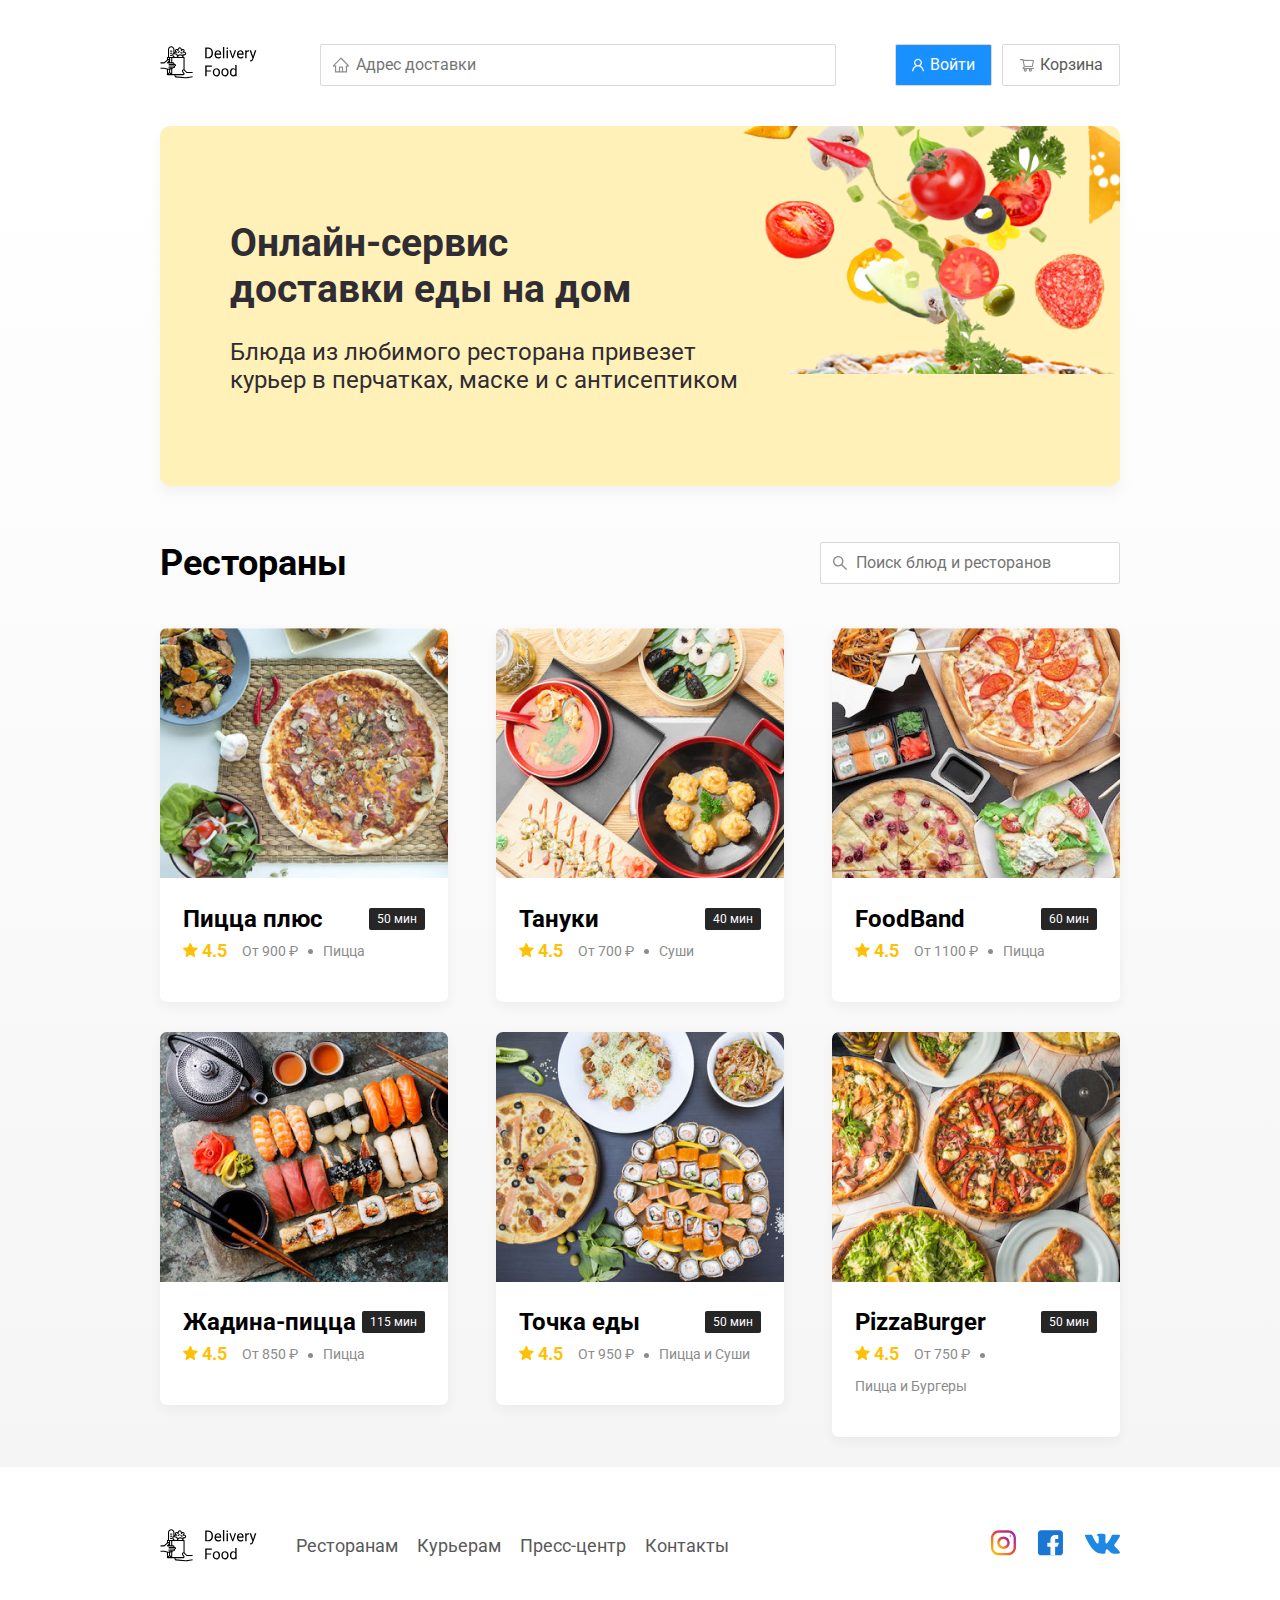
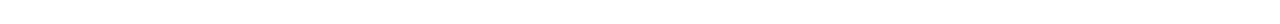
<file: index.html>
<!DOCTYPE html>
<html lang="ru">
<head>
    <meta charset="UTF-8">
    <meta name="viewport" content="width=device-width, initial-scale=1.0">
    <title>PizzaBurger - доставка еды на дом</title>
    <link href="https://fonts.googleapis.com/css2?family=Roboto:wght@400;700&display=swap" rel="stylesheet">
    <link rel="stylesheet" href="css/normalize.css">
    <link rel="stylesheet" href="css/style.css">
    
</head>
<body>
<div class="container">
    <header class="header">
        <a href="index.html" class="logo">
            <img src="img/logo.svg" alt="Logo" class="logo">
       </a>
        <input type="text" class="input input-address" placeholder="Адрес доставки">
        <div class="buttons">
            <button class="button button-primary">
                <img src="img/user.svg" class="button-icon" alt="user">
                <span class="button-text">Войти</span> 
            </button>
            <button class="button" id="cart-button">
                <img src="img/shopping-cart.svg"  class="button-icon" alt="shopping cart"> 
                <span class="button-text">Корзина</span>
             </button>
        </div>
    </header>
</div>
<main class="main">
    <div class="container">
        <section class="promo">
            <h1 class="promo-title"> Онлайн-сервис<br> доставки еды на дом</h1>
            <p class="promo-text">Блюда из любимого ресторана привезет курьер в перчатках, маске и с антисептиком</p>
        </section>
    
        <section class="restaurants">
            <div class="section-heading">
                <h2 class="section-title">Рестораны</h2>
                <input type="text" class="input input-search" placeholder="Поиск блюд и ресторанов">
            </div>
    
            <div class="cards">
                <a href="restaurant.html" class="card">
                    <img src="img/image1.jpg" alt="image" class="card-image">
                    <div class="card-text">
                        <div class="card-heading">
                            <h3 class="card-title">Пицца плюс</h3>
                            <span class="card-tag tag">50 мин</span>
                        </div>
                        <div class="card-info">
                            <div class="rating">
                                <img src="img/star.svg" alt="star" class="rating-star">
                                4.5
                            </div>
                            <div class="price"> От 900 ₽</div>
                            <div class="category">Пицца</div>
                        </div>
                    </div>
                </a>
    
                <a href="restaurant.html" class="card">
                    <img src="img/image2.jpg" alt="image" class="card-image">
                    <div class="card-text">
                        <div class="card-heading">
                            <h3 class="card-title">Тануки</h3>
                            <span class="card-tag tag">40 мин</span>
                        </div>
                        <div class="card-info">
                            <div class="rating">
                                <img src="img/star.svg" alt="star" class="rating-star">
                                4.5
                            </div>
                            <div class="price"> От 700 ₽</div>
                            <div class="category">Суши</div>
                        </div>
                    </div>
                </a>
    
                <a href="restaurant.html" class="card">
                    <img src="img/image3.jpg" alt="image" class="card-image">
                    <div class="card-text">
                        <div class="card-heading">
                            <h3 class="card-title">FoodBand</h3>
                            <span class="card-tag tag">60 мин</span>
                        </div>
                        <div class="card-info">
                            <div class="rating">
                                <img src="img/star.svg" alt="star" class="rating-star">
                                4.5
                            </div>
                            <div class="price"> От 1100 ₽</div>
                            <div class="category">Пицца</div>
                        </div>
                    </div>
                </a>
    
                <a href="restaurant.html" class="card">
                    <img src="img/image4.jpg" alt="image" class="card-image">
                    <div class="card-text">
                        <div class="card-heading">
                            <h3 class="card-title">Жадина-пицца</h3>
                            <span class="card-tag tag">115 мин</span>
                        </div>
                        <div class="card-info">
                            <div class="rating">
                                <img src="img/star.svg" alt="star" class="rating-star">
                                4.5
                            </div>
                            <div class="price"> От 850 ₽</div>
                            <div class="category">Пицца</div>
                        </div>
                    </div>
                </a>
    
                <a href="restaurant.html" class="card">
                    <img src="img/image5.jpg" alt="image" class="card-image">
                    <div class="card-text">
                        <div class="card-heading">
                            <h3 class="card-title">Точка еды</h3>
                            <span class="card-tag tag">50 мин</span>
                        </div>
                        <div class="card-info">
                            <div class="rating">
                                <img src="img/star.svg" alt="star" class="rating-star">
                                4.5
                            </div>
                            <div class="price"> От 950 ₽</div>
                            <div class="category">Пицца и Суши</div>
                        </div>
                    </div>
                </a>
    
                <a href="restaurant.html" class="card">
                    <img src="img/image6.jpg" alt="image" class="card-image">
                    <div class="card-text">
                        <div class="card-heading">
                            <h3 class="card-title">PizzaBurger</h3>
                            <span class="card-tag tag">50 мин</span>
                        </div>
                        <div class="card-info">
                            <div class="rating">
                                <img src="img/star.svg" alt="star" class="rating-star">
                                4.5
                            </div>
                            <div class="price"> От 750 ₽</div>
                            <div class="category">Пицца и Бургеры</div>
                        </div>
                    </div>
                </a>
            </div>
        </section>
    </div>
</main>
  
<footer class="footer">
    <div class="container">
        <div class="footer-block">
            <img src="img/logo.svg" alt="logo" class="logo footer-logo">
            <nav class="footer-nav">
                <a href="#" class="footer-link">Ресторанам</a>
                <a href="#" class="footer-link">Курьерам</a>
                <a href="#" class="footer-link">Пресс-центр</a>
                <a href="#" class="footer-link">Контакты</a>
            </nav>
            <div class="social-links">
                <a href="" class="social-link"><img src="img/Instagram.svg" alt="instagram"></a>
                <a href="" class="social-link"><img src="img/Facebook.svg" alt="facebook"></a>
                <a href="" class="social-link"><img src="img/Vk.svg" alt="vk"></a>
            </div>
        </div>
    </div>
</footer>

</body>
</html>
</file>
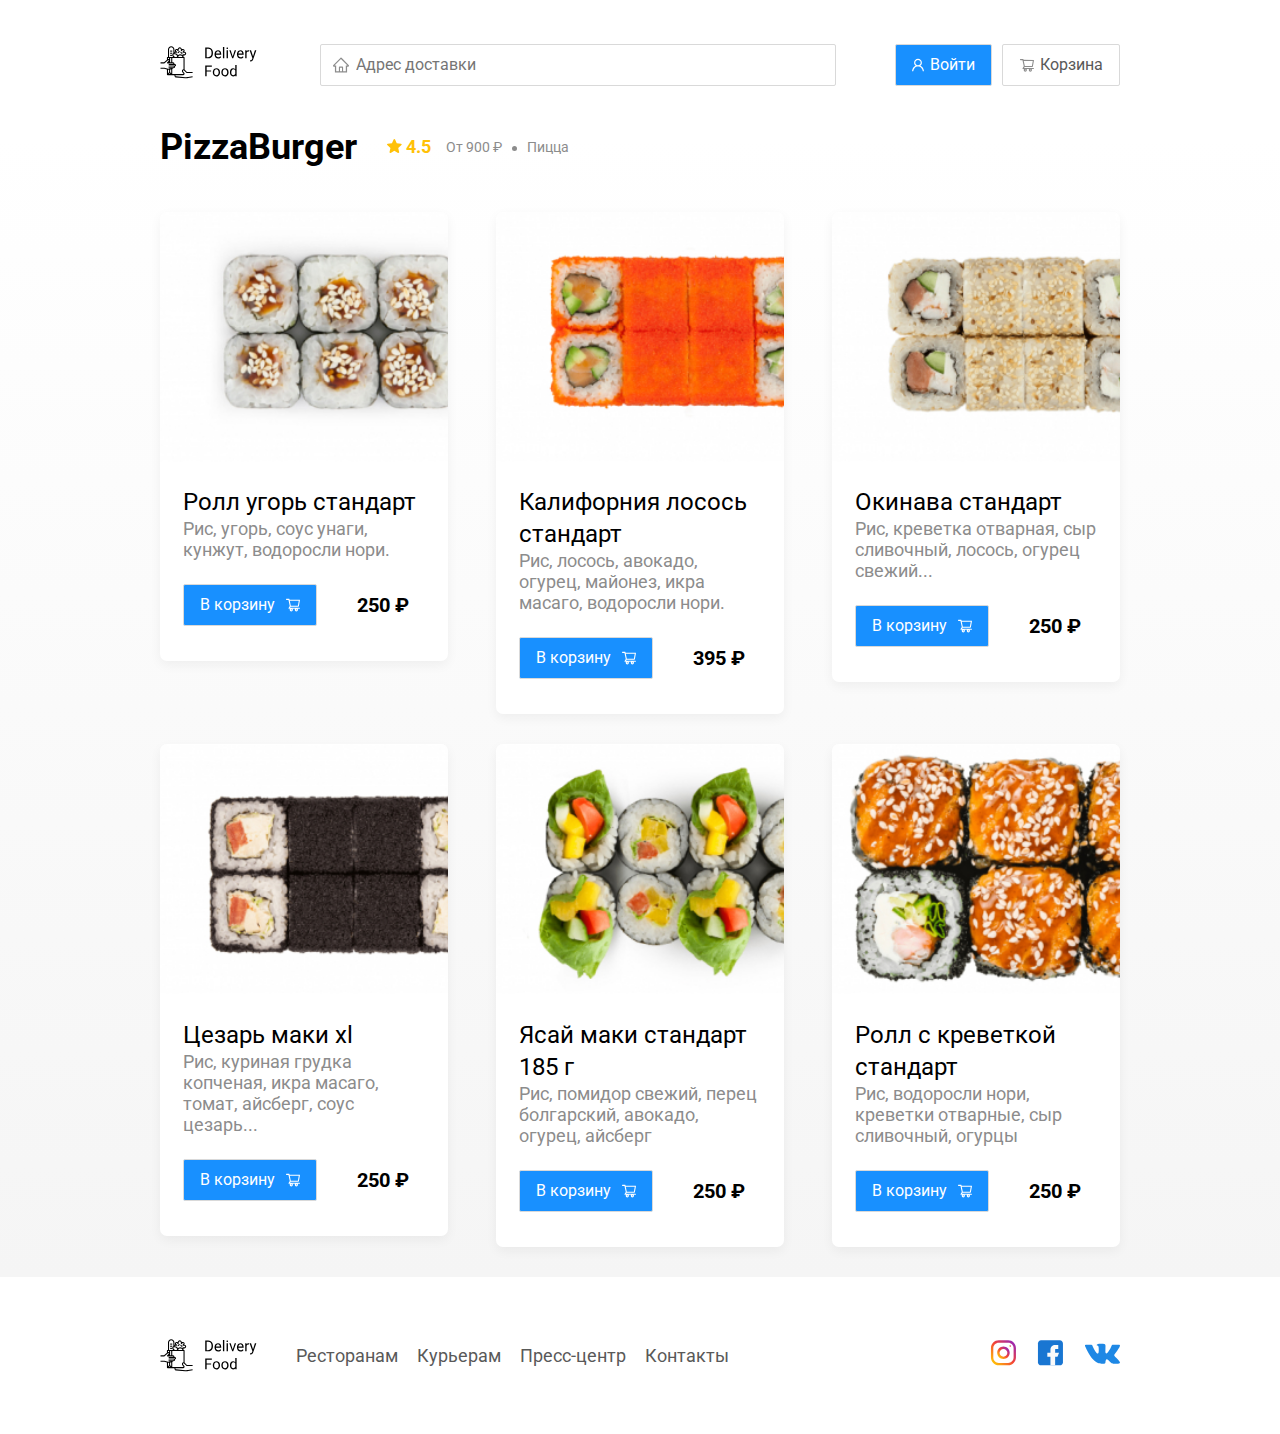
<file: restaurant.html>
<!DOCTYPE html>
<html lang="ru">
<head>
    <meta charset="UTF-8">
    <meta name="viewport" content="width=device-width, initial-scale=1.0">
    <title>Delivery Food - доставка еды на дом</title>
    <link href="https://fonts.googleapis.com/css2?family=Roboto:wght@400;700&display=swap" rel="stylesheet">
    <link rel="stylesheet" href="css/normalize.css">
    <link rel="stylesheet" href="css/style.css">
    
</head>
<body>
<div class="container">
    <header class="header">
        <a href="index.html" class="logo">
             <img src="img/logo.svg" alt="Logo" class="logo">
        </a>
       
        <input type="text" class="input input-address" placeholder="Адрес доставки">
        <div class="buttons">
            <button class="button button-primary">
                <img src="img/user.svg" class="button-icon" alt="user">
                <span class="button-text">Войти</span> 
            </button>
            <button class="button">
                <img src="img/shopping-cart.svg"  class="button-icon" alt="shopping cart"> 
                <span class="button-text">Корзина</span>
             </button>
        </div>
    </header>
</div>
<main class="main">
    <div class="container">
      
    
        <section class="restaurants">
            <div class="section-heading">
                <h2 class="section-title">PizzaBurger</h2>
                <div class="card-info">
                    <div class="rating">
                        <img src="img/star.svg" alt="star" class="rating-star">
                        4.5
                    </div>
                    <div class="price"> От 900 ₽</div>
                    <div class="category">Пицца</div>
                </div>
            </div>
    
            <div class="cards">
                <div class="card">
                    <img src="img/dish1.jpg" alt="image" class="card-image">
                    <div class="card-text">
                        <div class="card-heading">
                            <h3 class="card-title card-title-reg">Ролл угорь стандарт</h3>
                            
                        </div>
                        <div class="card-info">
                            <div class="ingridients">Рис, угорь, соус унаги, кунжут, водоросли нори.</div>
                        </div>
                        <div class="card-buttons">
                            <button class="button button-primary">
                                <span class="button-card-text">В корзину</span>
                                <img src="img/cardwhite.svg" alt="shopping-cart" class="button-card-image">
                            </button>
                            <strong class="card-price-bold">250 ₽</strong>
                        </div>
                    </div>
                </div>
    
                <div class="card">
                    <img src="img/dish2.jpg" alt="image" class="card-image">
                    <div class="card-text">
                        <div class="card-heading">
                            <h3 class="card-title card-title-reg">Калифорния лосось стандарт</h3>
                            
                        </div>
                        <div class="card-info">
                            <div class="ingridients">Рис, лосось, авокадо, огурец, майонез, икра масаго, водоросли нори.</div>
                        </div>
                        <div class="card-buttons">
                            <button class="button button-primary">
                                <span class="button-card-text">В корзину</span>
                                <img src="img/cardwhite.svg" alt="shopping-cart" class="button-card-image">
                            </button>
                            <strong class="card-price-bold">395 ₽</strong>
                        </div>
                    </div>
                </div>
    
                <div class="card">
                    <img src="img/dish3.jpg" alt="image" class="card-image">
                    <div class="card-text">
                        <div class="card-heading">
                            <h3 class="card-title card-title-reg">Окинава стандарт</h3>
                            
                        </div>
                        <div class="card-info">
                            <div class="ingridients"> Рис, креветка отварная, сыр сливочный, лосось, огурец свежий...</div>
                        </div>
                        <div class="card-buttons">
                            <button class="button button-primary">
                                <span class="button-card-text">В корзину</span>
                                <img src="img/cardwhite.svg" alt="shopping-cart" class="button-card-image">
                            </button>
                            <strong class="card-price-bold">250 ₽</strong>
                        </div>
                    </div>
                </div>
    
                <div class="card">
                    <img src="img/dish4.jpg" alt="image" class="card-image">
                    <div class="card-text">
                        <div class="card-heading">
                            <h3 class="card-title card-title-reg">Цезарь маки хl</h3>
                            
                        </div>
                        <div class="card-info">
                            <div class="ingridients">Рис, куриная грудка копченая, икра масаго, томат, айсберг, соус цезарь...</div>
                        </div>
                        <div class="card-buttons">
                            <button class="button button-primary">
                                <span class="button-card-text">В корзину</span>
                                <img src="img/cardwhite.svg" alt="shopping-cart" class="button-card-image">
                            </button>
                            <strong class="card-price-bold">250 ₽</strong>
                        </div>
                    </div>
                </div>
    
                <div class="card">
                    <img src="img/dish5.jpg" alt="image" class="card-image">
                    <div class="card-text">
                        <div class="card-heading">
                            <h3 class="card-title card-title-reg">Ясай маки стандарт 185 г</h3>
                            
                        </div>
                        <div class="card-info">
                            <div class="ingridients">Рис, помидор свежий, перец болгарский, авокадо, огурец, айсберг</div>
                        </div>
                        <div class="card-buttons">
                            <button class="button button-primary">
                                <span class="button-card-text">В корзину</span>
                                <img src="img/cardwhite.svg" alt="shopping-cart" class="button-card-image">
                            </button>
                            <strong class="card-price-bold">250 ₽</strong>
                        </div>
                    </div>
                </div>
    
                <div class="card">
                    <img src="img/dish6.jpg" alt="image" class="card-image">
                    <div class="card-text">
                        <div class="card-heading">
                            <h3 class="card-title card-title-reg">Ролл с креветкой стандарт</h3>
                            
                        </div>
                        <div class="card-info">
                            <div class="ingridients">Рис, водоросли нори, креветки отварные, сыр сливочный, огурцы</div>
                        </div>
                        <div class="card-buttons">
                            <button class="button button-primary">
                                <span class="button-card-text">В корзину</span>
                                <img src="img/cardwhite.svg" alt="shopping-cart" class="button-card-image">
                            </button>
                            <strong class="card-price-bold">250 ₽</strong>
                        </div>
                    </div>
                </div>
            </div>
        </section>
    </div>
</main>
  
<footer class="footer">
    <div class="container">
        <div class="footer-block">
            <img src="img/logo.svg" alt="logo" class="logo footer-logo">
            <nav class="footer-nav">
                <a href="#" class="footer-link">Ресторанам</a>
                <a href="#" class="footer-link">Курьерам</a>
                <a href="#" class="footer-link">Пресс-центр</a>
                <a href="#" class="footer-link">Контакты</a>
            </nav>
            <div class="social-links">
                <a href="" class="social-link"><img src="img/Instagram.svg" alt="instagram"></a>
                <a href="" class="social-link"><img src="img/Facebook.svg" alt="facebook"></a>
                <a href="" class="social-link"><img src="img/Vk.svg" alt="vk"></a>
            </div>
        </div>
    </div>
</footer>

<div class="modal">
    <div class="modal-dialog">
        <div class="modal-header">
            <h3 class="modal-title">Корзина</h3>
            <button class="close">&times;</button>
        </div>
        <div class="modal-body">
            <div class="food-row">
                <span class="food-name">Ролл угорь стандарт</span>
                <strong class="food-price">250 ₽</strong>
                <div class="food-counter">
                    <button class="counter-button">-</button>
                    <span class="counter">1</span>
                    <button class="counter-button">+</button>
                </div>
            </div>
            <div class="food-row">
                <span class="food-name">Ролл угорь стандарт</span>
                <strong class="food-price">250 ₽</strong>
                <div class="food-counter">
                    <button class="counter-button">-</button>
                    <span class="counter">1</span>
                    <button class="counter-button">+</button>
                </div>
            </div>
            <div class="food-row">
                <span class="food-name">Ролл угорь стандарт</span>
                <strong class="food-price">250 ₽</strong>
                <div class="food-counter">
                    <button class="counter-button">-</button>
                    <span class="counter">1</span>
                    <button class="counter-button">+</button>
                </div>
            </div>
            <div class="food-row">
                <span class="food-name">Ролл угорь стандарт</span>
                <strong class="food-price">250 ₽</strong>
                <div class="food-counter">
                    <button class="counter-button">-</button>
                    <span class="counter">1</span>
                    <button class="counter-button">+</button>
                </div>
            </div>
        </div>
        <div class="modal-footer">
          <span class="pricetag">1250 ₽</span>
          <div class="footer-buttons">
              <button class="button button-primary">Оформить заказ</button>
              <button class="button">Отмена</button>
          </div>
        </div>
    </div>
</div>

<script src="js/main.js"></script>
</body>
</html>
</file>
<file: css/style.css>
*{
    box-sizing: border-box;
}

body{
    font-family: 'Roboto', sans-serif;
    padding-top: 44px;
}

.container{
 max-width: 1200px;
 margin: auto;
}

.header{
    display: flex;
    align-items: center;
    justify-content: space-between;
    margin-bottom: 40px;
   
}
.input{
    background: #ffffff;
    border: 1px solid #d9d9d9;
    border-radius: 2px;
    font-size: 16px;
    line-height: 24px;
    padding: 8px;
    padding-left: 35px;
    background-repeat: no-repeat;
background-position: left 11px center;
}

.input-address{
flex: 0.8;
background-image: url(../img/home.svg);


}
.input-search{
    background-image: url(../img/search.svg);
    width: 300px;
    margin-left: auto;

}
.buttons{
    display: flex;
    align-items: center;
}

.button{
    padding: 8px 16px;
    background: #fff;
    border: 1px solid #d9d9d9;
    box-shadow: 0px 0px 2px rgba(0,0,0, 0.0015);
    border-radius: 2px;
    color: #595959;
    font-size: 16px;
    line-height: 24px;
    display: flex;
    align-items: center;
}

.button-primary{
    background: #1890FF;
    border: 1px solid #d9d9d9;
    color: #fff;
    margin-right: 10px;
    }
.button-icon{
    margin-right: 6px;
}
.button-card-text{
    margin-right: 10px;
}
.promo{
    box-shadow: 0px 7px 12px rgba(158, 158, 163, 0.1);
    background: #fff1b8 url(../img/promo-image.png)no-repeat top right -200px;
    border-radius: 10px;
    padding: 68px 70px;
    margin-bottom: 56px;
}

.promo-text{
    max-width: 538px;
    font-style: normal;
font-weight: normal;
font-size: 24px;
line-height: 28px;

color: #302C34;
}
.promo-title{
font-weight: bold;
font-size: 39px;
line-height: 46px;
color: #302C34;
}
.main{
    background: linear-gradient(180deg, rgba(245,245,245,0)1.04%, #f5f5f5 100%);
}

.section-heading{
    display: flex;
    align-items: center;
    
    margin-bottom: 44px;
}
.section-title{
    font-style: normal;
font-weight: bold;
font-size: 36px;
line-height: 42px;
margin: 0;
color: #000000;
margin-right: 30px;
}
.cards{
    display: flex;
    flex-wrap: wrap;
    align-items: flex-start;
    justify-content: space-between;
}
.card{
    background: #fff;
    box-shadow: 0px 4px 12px rgba(0,0,0, 0.05);
    border-radius: 7px;
    overflow: hidden;
    margin-bottom: 30px;
    flex-basis: 30%;
    text-decoration: none;
    
 }

.card-image{
    width: 384px;
    height: 250px;
    object-fit: cover;
}
.card-text{
 padding-top: 20px;
 padding-bottom: 35px;
 padding-left: 23px;
 padding-right: 23px;
}

.card-heading{
    display: flex;
    align-items: center;
    justify-content: space-between;
}
.card-title{
    font-style: normal;
font-weight: bold;
font-size: 24px;
line-height: 32px;
color: #000000;
margin: 0;
}
.card-title-reg{
    font-weight: 400;
}

.card-tag{
    font-size: 12px;
    font-style: normal;
    font-weight: normal;
    line-height: 20px;
    color: #ffffff;
    background: #262626;
    border-radius: 2px;
   padding: 1px 8px;

}
.card-info{
    display: flex;
    align-items: center;
    flex-wrap: wrap;
    

}

.card-price-bold{
    font-style: normal;
    font-weight: bold;
    font-size: 20px;
    line-height: 32px;
    color: #000000;
    margin-left: 30px;
}
.card-buttons{
    display: flex;
    align-items: center;
    margin-top: 24px;
}
.rating{
    margin-right: 26px;
    color: #FFC107;
    font-style: normal;
font-weight: bold;
font-size: 18px;
line-height: 32px;
}
.price, .category{
    color: #8C8C8C;
    font-style: normal;
font-weight: normal;
font-size: 18px;
line-height: 32px;
}
.category{
    text-overflow: ellipsis;
    overflow: hidden;
    white-space: nowrap;
    max-width: 150px;
}
.ingridients{
    color: #8C8C8C;
    font-style: normal;
font-weight: normal;
font-size: 18px;
line-height: 21px; 
}
.price{
    margin-right: 10px;
}
.price:after{
    content: "";
    width: 5px;
    height: 5px;
    background-color: #8c8c8c;
   display: inline-block;
   vertical-align: middle;
   border-radius: 50%;
   margin-left: 10px;
}
.footer{
    padding: 60px 0;
}
.footer-block{
    display: flex;
    align-items: center;
    justify-content: space-between;
}
.footer-nav{
    margin-right: auto;
    margin-left: 35px;
}
.footer-link{
    display: inline-block;
    color: #595959;
    font-style: normal;
    font-size: 18px;
    font-weight: normal;
    line-height: 21px;
    text-decoration: none;
}
.footer-link:not(:last-child){
    margin-right: 15px;
}
.social-links{
    display: flex;
    align-items: center;

}
.social-link:not(:last-child){
    margin-right: 21px;
}

.modal{
    position: fixed;
    left: 0;
    top: 0;
    width: 100%;
    height: 100%;
    background: rgba(0,0,0, 0.4);
    display: none;
}
.is-open{
    display: flex;
}
.modal-dialog{
    max-width: 780px;
    width: 95%;
    background: #fff;
    border-radius: 5px;
    margin: auto;
    padding: 40px 45px;
}
.modal-body{
    margin-bottom: 52px;
}
.modal-header{
    display: flex;
    align-items: center;
    justify-content: space-between;
    margin-bottom: 45px;
}
.modal-title{
    margin: 0;
    font-weight: bold;
    font-size: 36px;
    line-height: 42px;
}
.close{
    font-size: 36px;
    border: none;
    background-color: transparent;
}

.food-row{
    display: flex;
    align-items: flex-start;
    justify-content: space-between;
    padding-bottom: 8px;
    border-bottom: 1px solid #d9d9d9;
    margin-bottom: 15px;
}
.food-name{
    font-weight: normal;
    font-size: 18px;
    line-height: 32px;
}
.food-price{
    margin-left: auto;
    margin-right: 47px;
    font-weight: bold;
    font-size: 20px;
    line-height: 32px;
}
.food-counter{
    display: flex;
    align-items: center;
}
.counter-button{
background: #fff;
border: 1px solid #40a9ff;
box-sizing: border-box;
border-radius: 2px;
width: 39px;
height: 32px;
display: flex;
align-items: center;
justify-content: center;
font-weight: normal;
font-size: 14px;
list-style: 22px;
color:  #40a9ff;
}

.counter{
    margin-left: 10px;
    margin-right: 10px;
    font-size: 16px;
    line-height: 24px;
}

.modal-footer{
    display: flex;
    align-items: center;
    justify-content: space-between;
}
.footer-buttons{
    display: flex;
    align-items: center;
}
.pricetag{
    background: #262626;
   border-radius: 5px;
   color: #fff;
   padding: 15px 20px;
}

@media (max-width: 1366px){
.container{
    max-width: 960px;
}
.promo{
    background-size: 750px;
}
.rating{
    margin-right: 15px;
}
.category, .price{
    font-size: 14px;
}
}

@media (max-width: 992px){
    .container{
        max-width: 750px;
    }
    .promo{
        padding: 50px;
        background-size: 500px;
        background-position: center right -200px;
    }
    .promo-text{
        font-size: 18px;
        max-width: 400px;
    }
    .card{
    flex-basis: 49%;
    }
    .footer-link{
        font-size: 16px;
    }
}
@media (max-width: 768px){
    .container{
        max-width: 560px;
    }
    .card-info{
        flex-wrap: wrap;
    }
    .card .rating{
        flex-basis: 100%;
    }
    .card-title{
        font-size: 18px;
    }
    .promo{
        background-size: 450px;
    }
    .promo-title{
        font-size: 24px;
        line-height: 1.4;
}
.promo-text{
    margin:0;
}
}

@media(max-width: 578px){
    .container{
        width: 90%;
    }
    .header{
        flex-wrap: wrap;
    }
    .input-address{
        order: 5;
        margin-top: 15px;
        flex: 1;
    }
    .promo{
        background-image: none;
    }
    .promo-title{
        margin-bottom: 10px;
    }
    .section-title{
        font-size: 20px;
    }
    .card{
        flex-basis: 100%;
    }
    .card-image{
        width: 100%;
    }
    .footer{
        padding: 30px 0;
    }
    .footer-block{
        align-items: flex-start;
    }
    .footer-nav{
        order: 0;
        margin-left: 0;
        margin-right: 0;
        display: flex;
       flex-direction: column;
    }
    .footer-logo{
        margin-right: 15px;
        order: 1;
    }
    .social-links{
        order: 2;
    }
}
@media (max-width: 480px){
    .button-text{
        display: none;
    }
    .button{
        min-height: 40px;
    }
    .button-icon{
        margin: 0;
    }
    .promo{
        padding: 20px;
    }
    .section-heading{
        flex-wrap: wrap;
    }

    .footer-block{
        flex-wrap: wrap;
        flex-direction: column;
    }
    .footer-logo{
        order: 0;
        margin-bottom: 20px;
    }
    .footer-nav{
        margin-bottom: 20px;
        text-align: center;
    }
    .footer-link:not(:last-child){
margin-right: 0;
    }
}
</file>
